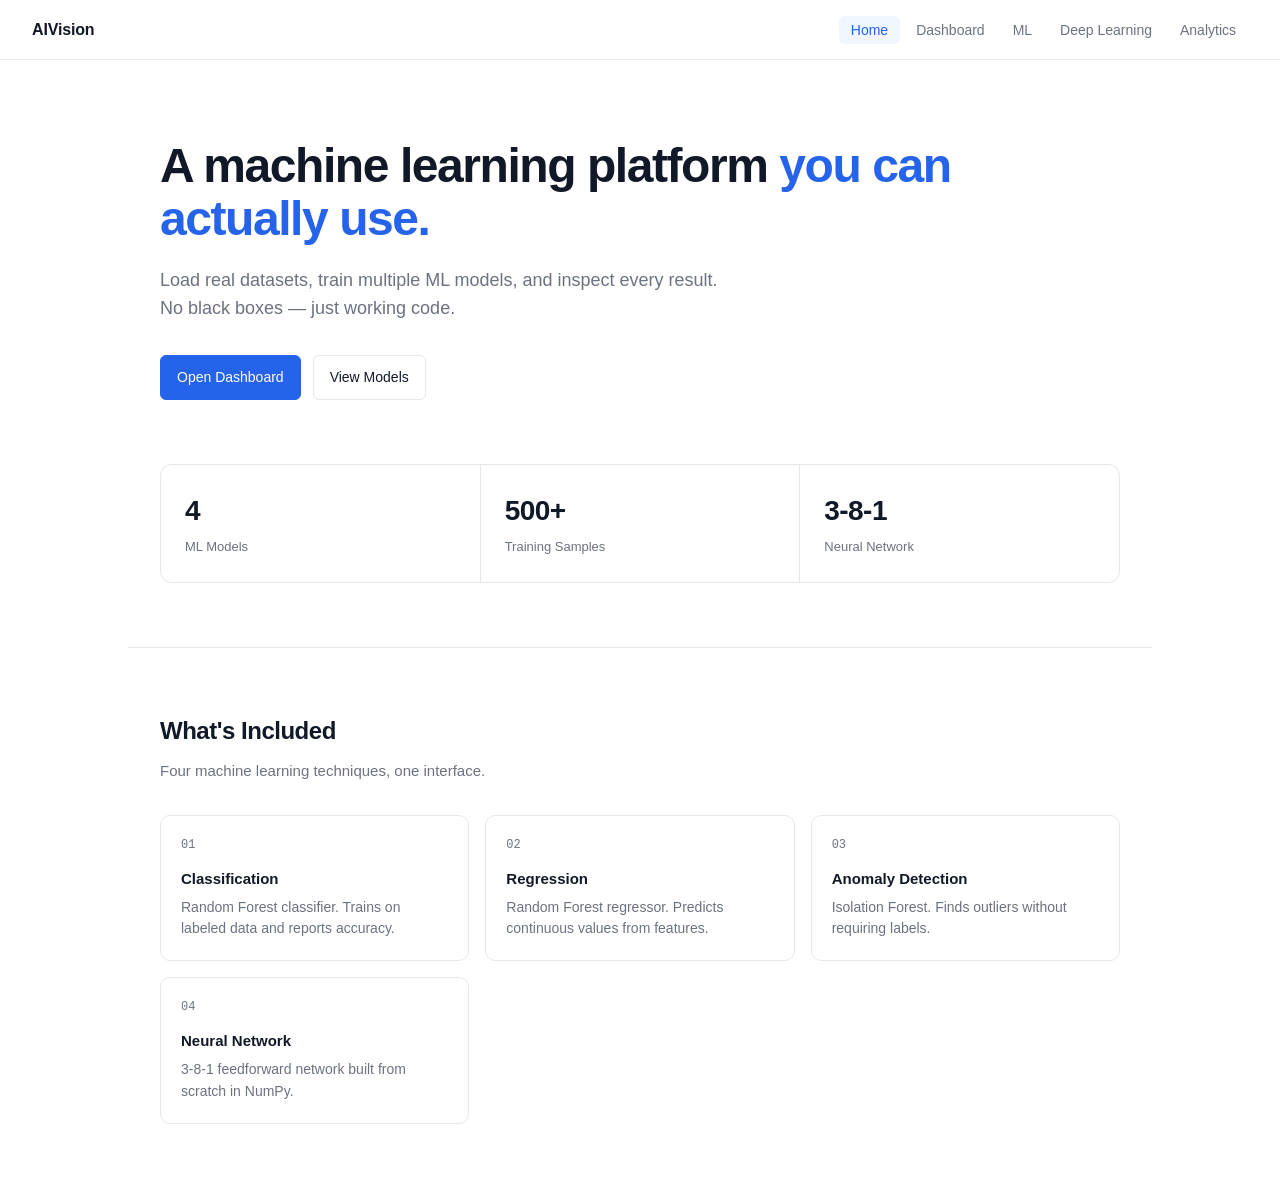
<file: src/frontend/index.html>
<!DOCTYPE html>
<html lang="en">
<head>
    <meta charset="UTF-8">
    <meta name="viewport" content="width=device-width, initial-scale=1.0">
    <title>AIVision</title>
    <link rel="stylesheet" href="css/style.css">
</head>
<body>
    <nav class="navbar">
        <div class="logo">AIVision</div>
        <ul class="nav-menu">
            <li><a href="/" class="active">Home</a></li>
            <li><a href="/dashboard">Dashboard</a></li>
            <li><a href="/ml">ML</a></li>
            <li><a href="/deep-learning">Deep Learning</a></li>
            <li><a href="/analytics">Analytics</a></li>
        </ul>
    </nav>

    <section class="hero">
        <h1>A machine learning platform <span>you can actually use.</span></h1>
        <p>Load real datasets, train multiple ML models, and inspect every result. No black boxes — just working code.</p>

        <div class="hero-actions">
            <a href="/dashboard" class="btn btn-primary">Open Dashboard</a>
            <a href="/ml" class="btn btn-secondary">View Models</a>
        </div>

        <div class="hero-stats">
            <div class="cell">
                <div class="value">4</div>
                <div class="label">ML Models</div>
            </div>
            <div class="cell">
                <div class="value">500+</div>
                <div class="label">Training Samples</div>
            </div>
            <div class="cell">
                <div class="value">3-8-1</div>
                <div class="label">Neural Network</div>
            </div>
        </div>
    </section>

    <section class="section">
        <h2>What's Included</h2>
        <p>Four machine learning techniques, one interface.</p>

        <div class="grid">
            <div class="card">
                <div class="num">01</div>
                <h3>Classification</h3>
                <p>Random Forest classifier. Trains on labeled data and reports accuracy.</p>
            </div>
            <div class="card">
                <div class="num">02</div>
                <h3>Regression</h3>
                <p>Random Forest regressor. Predicts continuous values from features.</p>
            </div>
            <div class="card">
                <div class="num">03</div>
                <h3>Anomaly Detection</h3>
                <p>Isolation Forest. Finds outliers without requiring labels.</p>
            </div>
            <div class="card">
                <div class="num">04</div>
                <h3>Neural Network</h3>
                <p>3-8-1 feedforward network built from scratch in NumPy.</p>
            </div>
        </div>
    </section>
</body>
</html>
</file>
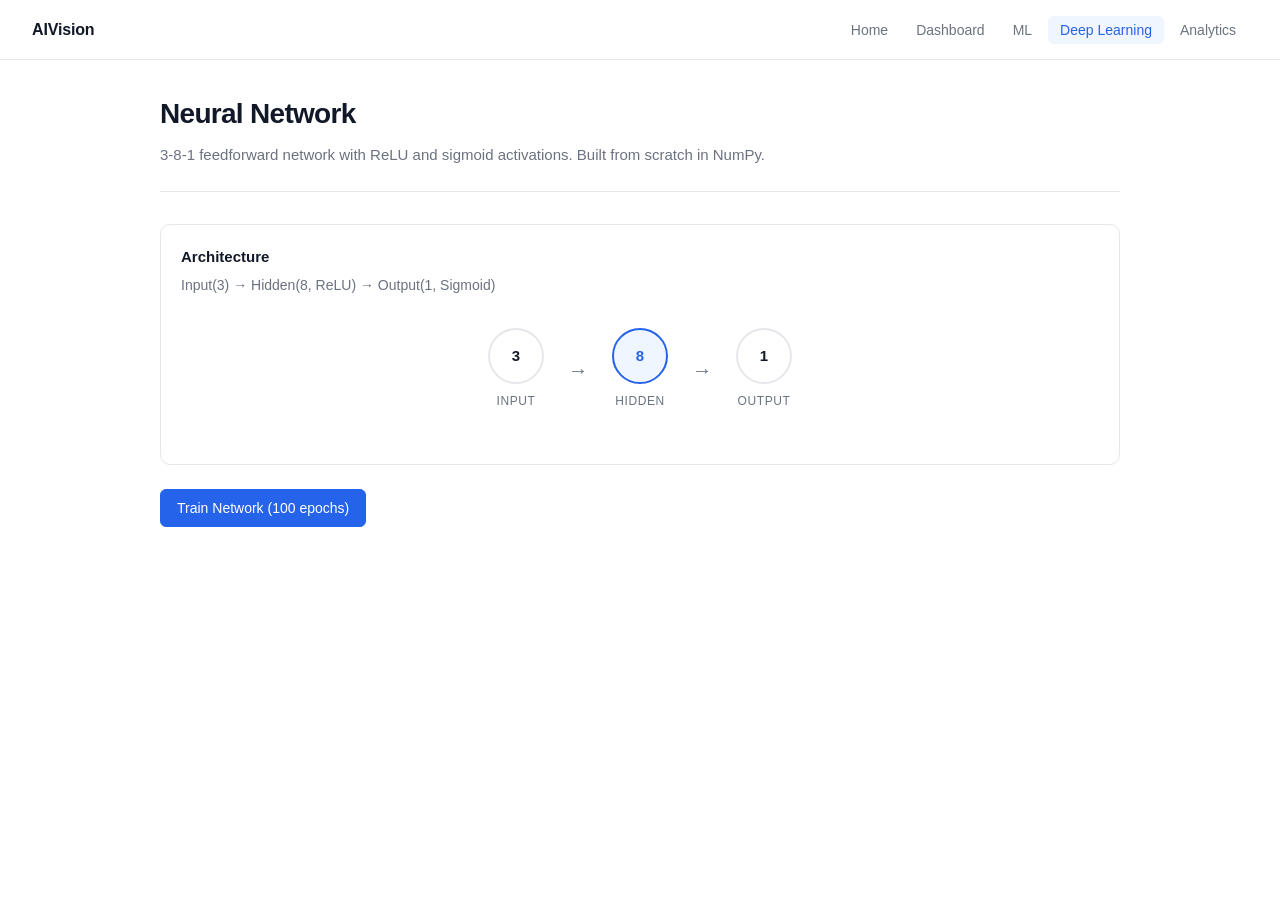
<file: src/frontend/deep_learning.html>
<!DOCTYPE html>
<html lang="en">
<head>
    <meta charset="UTF-8">
    <meta name="viewport" content="width=device-width, initial-scale=1.0">
    <title>Neural Network — AIVision</title>
    <link rel="stylesheet" href="css/style.css">
</head>
<body>
    <nav class="navbar">
        <div class="logo">AIVision</div>
        <ul class="nav-menu">
            <li><a href="/">Home</a></li>
            <li><a href="/dashboard">Dashboard</a></li>
            <li><a href="/ml">ML</a></li>
            <li><a href="/deep-learning" class="active">Deep Learning</a></li>
            <li><a href="/analytics">Analytics</a></li>
        </ul>
    </nav>

    <div class="container">
        <div class="page-header">
            <h1>Neural Network</h1>
            <p>3-8-1 feedforward network with ReLU and sigmoid activations. Built from scratch in NumPy.</p>
        </div>

        <div class="card" style="margin-bottom: 24px;">
            <h3>Architecture</h3>
            <p>Input(3) → Hidden(8, ReLU) → Output(1, Sigmoid)</p>

            <div class="nn-diagram">
                <div class="nn-layer">
                    <div class="nn-circle">3</div>
                    <div class="nn-label">Input</div>
                </div>
                <div class="nn-arrow">→</div>
                <div class="nn-layer">
                    <div class="nn-circle primary">8</div>
                    <div class="nn-label">Hidden</div>
                </div>
                <div class="nn-arrow">→</div>
                <div class="nn-layer">
                    <div class="nn-circle">1</div>
                    <div class="nn-label">Output</div>
                </div>
            </div>
        </div>

        <button class="btn btn-primary" onclick="train()">Train Network (100 epochs)</button>
        <div id="result"></div>
    </div>

    <script>
        async function train() {
            const el = document.getElementById('result');
            el.innerHTML = '<div class="output">Training...</div>';

            try {
                const r = await fetch('/api/deep-learning/train', { method: 'POST' });
                const res = await r.json();
                if (res.success) {
                    let out = '';
                    out += 'model: ' + res.model + '\n';
                    out += 'epochs: ' + res.epochs + '\n';
                    out += 'accuracy: ' + res.accuracy + '%\n';
                    out += 'initial_loss: ' + res.initial_loss + '\n';
                    out += 'final_loss: ' + res.final_loss + '\n';
                    out += 'loss_history: ' + res.loss_history.join(' → ') + '\n';
                    el.innerHTML = '<div class="output">' + out + '</div>';
                } else {
                    el.innerHTML = '<div class="output"><span class="err">' + res.error + '</span></div>';
                }
            } catch (e) {
                el.innerHTML = '<div class="output"><span class="err">' + e.message + '</span></div>';
            }
        }
    </script>
</body>
</html>
</file>
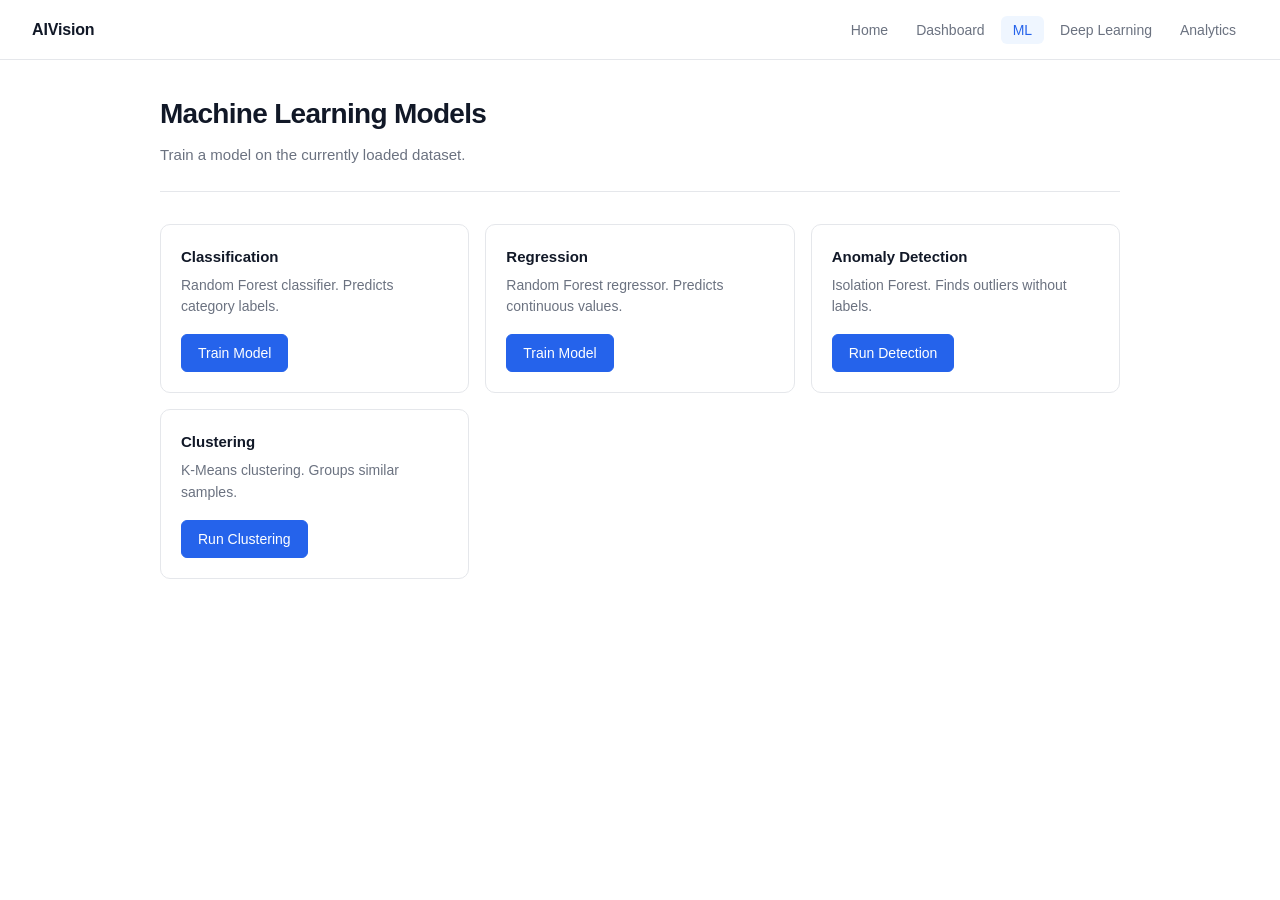
<file: src/frontend/ml.html>
<!DOCTYPE html>
<html lang="en">
<head>
    <meta charset="UTF-8">
    <meta name="viewport" content="width=device-width, initial-scale=1.0">
    <title>ML Models — AIVision</title>
    <link rel="stylesheet" href="css/style.css">
</head>
<body>
    <nav class="navbar">
        <div class="logo">AIVision</div>
        <ul class="nav-menu">
            <li><a href="/">Home</a></li>
            <li><a href="/dashboard">Dashboard</a></li>
            <li><a href="/ml" class="active">ML</a></li>
            <li><a href="/deep-learning">Deep Learning</a></li>
            <li><a href="/analytics">Analytics</a></li>
        </ul>
    </nav>

    <div class="container">
        <div class="page-header">
            <h1>Machine Learning Models</h1>
            <p>Train a model on the currently loaded dataset.</p>
        </div>

        <div class="grid">
            <div class="card">
                <h3>Classification</h3>
                <p>Random Forest classifier. Predicts category labels.</p>
                <div style="margin-top: 16px;">
                    <button class="btn btn-primary" onclick="run('classify')">Train Model</button>
                </div>
                <div id="classifyResult"></div>
            </div>

            <div class="card">
                <h3>Regression</h3>
                <p>Random Forest regressor. Predicts continuous values.</p>
                <div style="margin-top: 16px;">
                    <button class="btn btn-primary" onclick="run('regression')">Train Model</button>
                </div>
                <div id="regressionResult"></div>
            </div>

            <div class="card">
                <h3>Anomaly Detection</h3>
                <p>Isolation Forest. Finds outliers without labels.</p>
                <div style="margin-top: 16px;">
                    <button class="btn btn-primary" onclick="run('anomaly')">Run Detection</button>
                </div>
                <div id="anomalyResult"></div>
            </div>

            <div class="card">
                <h3>Clustering</h3>
                <p>K-Means clustering. Groups similar samples.</p>
                <div style="margin-top: 16px;">
                    <button class="btn btn-primary" onclick="run('clustering')">Run Clustering</button>
                </div>
                <div id="clusteringResult"></div>
            </div>
        </div>
    </div>

    <script>
        async function run(type) {
            const endpoints = {
                classify: '/api/ml/classify',
                regression: '/api/ml/regression',
                anomaly: '/api/ml/anomaly',
                clustering: '/api/ml/clustering'
            };
            const el = document.getElementById(type + 'Result');
            el.innerHTML = '<div class="output">Running...</div>';

            try {
                const r = await fetch(endpoints[type], {
                    method: 'POST',
                    headers: { 'Content-Type': 'application/json' },
                    body: '{}'
                });
                const res = await r.json();
                if (res.success) {
                    let out = '';
                    for (const [k, v] of Object.entries(res)) {
                        if (k === 'success') continue;
                        out += k + ': ' + JSON.stringify(v) + '\n';
                    }
                    el.innerHTML = '<div class="output">' + out + '</div>';
                } else {
                    el.innerHTML = '<div class="output"><span class="err">' + res.error + '</span></div>';
                }
            } catch (e) {
                el.innerHTML = '<div class="output"><span class="err">' + e.message + '</span></div>';
            }
        }
    </script>
</body>
</html>
</file>
<file: src/frontend/css/style.css>
/* ============================================================
   AIVision Stylesheet
   ============================================================ */

* { margin: 0; padding: 0; box-sizing: border-box; }

:root {
    --bg: #ffffff;
    --surface: #f8f9fa;
    --border: #e5e7eb;
    --text: #111827;
    --text-muted: #6b7280;
    --accent: #2563eb;
    --accent-hover: #1d4ed8;
    --green: #059669;
    --red: #dc2626;
}

body {
    font-family: -apple-system, BlinkMacSystemFont, 'Segoe UI', Roboto, sans-serif;
    background: var(--bg);
    color: var(--text);
    line-height: 1.6;
    font-size: 15px;
}

a { color: inherit; text-decoration: none; }

/* Navbar */
.navbar {
    background: var(--bg);
    border-bottom: 1px solid var(--border);
    padding: 0 32px;
    height: 60px;
    display: flex;
    align-items: center;
    justify-content: space-between;
    position: sticky;
    top: 0;
    z-index: 100;
}

.logo {
    font-size: 1rem;
    font-weight: 700;
    color: var(--text);
    letter-spacing: -0.01em;
}

.nav-menu {
    display: flex;
    list-style: none;
    gap: 4px;
}

.nav-menu a {
    color: var(--text-muted);
    padding: 6px 12px;
    border-radius: 6px;
    font-size: 0.875rem;
    font-weight: 500;
    transition: all 0.15s;
}

.nav-menu a:hover {
    color: var(--text);
    background: var(--surface);
}

.nav-menu a.active {
    color: var(--accent);
    background: #eff6ff;
}

/* Container */
.container {
    max-width: 1024px;
    margin: 0 auto;
    padding: 32px;
}

/* Hero */
.hero {
    max-width: 1024px;
    margin: 0 auto;
    padding: 80px 32px 64px;
}

.hero h1 {
    font-size: 3rem;
    font-weight: 700;
    line-height: 1.1;
    letter-spacing: -0.03em;
    margin-bottom: 20px;
    color: var(--text);
}

.hero h1 span {
    color: var(--accent);
}

.hero p {
    font-size: 1.125rem;
    color: var(--text-muted);
    max-width: 560px;
    margin-bottom: 32px;
    line-height: 1.6;
}

.hero-actions {
    display: flex;
    gap: 12px;
    flex-wrap: wrap;
    margin-bottom: 64px;
}

.hero-stats {
    display: grid;
    grid-template-columns: repeat(3, 1fr);
    gap: 1px;
    background: var(--border);
    border: 1px solid var(--border);
    border-radius: 12px;
    overflow: hidden;
}

.hero-stats .cell {
    background: var(--bg);
    padding: 24px;
}

.hero-stats .value {
    font-size: 1.75rem;
    font-weight: 700;
    letter-spacing: -0.02em;
    color: var(--text);
    margin-bottom: 4px;
}

.hero-stats .label {
    font-size: 0.8125rem;
    color: var(--text-muted);
}

/* Sections */
.section {
    max-width: 1024px;
    margin: 0 auto;
    padding: 64px 32px;
    border-top: 1px solid var(--border);
}

.section h2 {
    font-size: 1.5rem;
    font-weight: 700;
    letter-spacing: -0.02em;
    margin-bottom: 8px;
}

.section > p {
    color: var(--text-muted);
    margin-bottom: 32px;
}

/* Feature grid */
.grid {
    display: grid;
    grid-template-columns: repeat(auto-fit, minmax(240px, 1fr));
    gap: 16px;
}

.card {
    background: var(--bg);
    border: 1px solid var(--border);
    border-radius: 10px;
    padding: 20px;
    transition: all 0.15s;
}

.card:hover {
    border-color: #d1d5db;
}

.card .num {
    font-family: 'SF Mono', Consolas, monospace;
    font-size: 0.75rem;
    color: var(--text-muted);
    margin-bottom: 12px;
}

.card h3 {
    font-size: 0.9375rem;
    font-weight: 600;
    margin-bottom: 6px;
}

.card p {
    font-size: 0.875rem;
    color: var(--text-muted);
    line-height: 1.55;
}

/* Buttons */
.btn {
    display: inline-flex;
    align-items: center;
    gap: 6px;
    padding: 10px 16px;
    border-radius: 6px;
    font-size: 0.875rem;
    font-weight: 500;
    border: 1px solid transparent;
    cursor: pointer;
    transition: all 0.15s;
    font-family: inherit;
}

.btn-primary {
    background: var(--accent);
    color: white;
    border-color: var(--accent);
}

.btn-primary:hover {
    background: var(--accent-hover);
}

.btn-secondary {
    background: var(--bg);
    color: var(--text);
    border-color: var(--border);
}

.btn-secondary:hover {
    background: var(--surface);
}

/* Page header */
.page-header {
    padding-bottom: 24px;
    border-bottom: 1px solid var(--border);
    margin-bottom: 32px;
}

.page-header h1 {
    font-size: 1.75rem;
    font-weight: 700;
    letter-spacing: -0.025em;
    margin-bottom: 6px;
}

.page-header p {
    color: var(--text-muted);
}

/* Tabs */
.tabs {
    display: flex;
    gap: 4px;
    border-bottom: 1px solid var(--border);
    margin-bottom: 24px;
    overflow-x: auto;
}

.tab {
    padding: 10px 16px;
    background: none;
    border: none;
    border-bottom: 2px solid transparent;
    margin-bottom: -1px;
    color: var(--text-muted);
    font-size: 0.875rem;
    font-weight: 500;
    cursor: pointer;
    font-family: inherit;
    transition: all 0.15s;
    white-space: nowrap;
}

.tab:hover { color: var(--text); }

.tab.active {
    color: var(--accent);
    border-bottom-color: var(--accent);
}

/* Input */
input[type="text"], input[type="file"] {
    width: 100%;
    padding: 10px 12px;
    border: 1px solid var(--border);
    border-radius: 6px;
    background: var(--bg);
    color: var(--text);
    font-size: 0.875rem;
    font-family: inherit;
}

input[type="text"]:focus {
    outline: none;
    border-color: var(--accent);
    box-shadow: 0 0 0 3px rgba(37, 99, 235, 0.1);
}

/* Stats grid */
.stats-grid {
    display: grid;
    grid-template-columns: repeat(auto-fit, minmax(160px, 1fr));
    gap: 1px;
    background: var(--border);
    border: 1px solid var(--border);
    border-radius: 10px;
    overflow: hidden;
    margin-top: 32px;
}

.stats-grid .cell {
    background: var(--bg);
    padding: 20px 24px;
}

.stats-grid .value {
    font-size: 1.5rem;
    font-weight: 700;
    letter-spacing: -0.02em;
    color: var(--text);
}

.stats-grid .label {
    font-size: 0.75rem;
    color: var(--text-muted);
    text-transform: uppercase;
    letter-spacing: 0.05em;
    margin-top: 4px;
}

/* Status */
.status {
    padding: 12px 16px;
    border-radius: 6px;
    font-size: 0.875rem;
    margin-top: 16px;
    display: none;
}

.status.show { display: block; }
.status.success { background: #ecfdf5; color: var(--green); }
.status.error { background: #fef2f2; color: var(--red); }
.status.info { background: #eff6ff; color: var(--accent); }

/* Output box */
.output {
    background: #1f2937;
    color: #e5e7eb;
    border-radius: 8px;
    padding: 16px;
    font-family: 'SF Mono', Consolas, monospace;
    font-size: 0.8125rem;
    line-height: 1.6;
    white-space: pre-wrap;
    word-break: break-word;
    margin-top: 16px;
}

.output .err { color: #f87171; }

/* Sample cards */
.sample-card {
    background: var(--bg);
    border: 1px solid var(--border);
    border-radius: 8px;
    padding: 16px;
    cursor: pointer;
    transition: all 0.15s;
}

.sample-card:hover {
    border-color: var(--accent);
}

.sample-card strong {
    display: block;
    font-size: 0.875rem;
    font-weight: 600;
    margin-bottom: 4px;
}

.sample-card p {
    font-size: 0.8125rem;
    color: var(--text-muted);
    margin-bottom: 8px;
}

.sample-card .meta {
    font-family: 'SF Mono', Consolas, monospace;
    font-size: 0.6875rem;
    color: var(--text-muted);
}

/* NN diagram */
.nn-diagram {
    display: flex;
    align-items: center;
    justify-content: center;
    gap: 24px;
    padding: 32px 0;
}

.nn-layer { text-align: center; }

.nn-circle {
    width: 56px;
    height: 56px;
    border: 2px solid var(--border);
    border-radius: 50%;
    display: flex;
    align-items: center;
    justify-content: center;
    font-weight: 600;
    margin: 0 auto;
    background: var(--bg);
}

.nn-circle.primary {
    border-color: var(--accent);
    background: #eff6ff;
    color: var(--accent);
}

.nn-label {
    font-size: 0.75rem;
    color: var(--text-muted);
    margin-top: 8px;
    text-transform: uppercase;
    letter-spacing: 0.05em;
}

.nn-arrow { color: var(--text-muted); font-size: 1.25rem; }

/* Mobile */
@media (max-width: 768px) {
    .navbar { padding: 0 16px; height: auto; flex-direction: column; padding: 12px; gap: 8px; }
    .nav-menu { overflow-x: auto; }
    .hero { padding: 48px 20px; }
    .hero h1 { font-size: 2rem; }
    .container { padding: 20px; }
    .section { padding: 40px 20px; }
    .hero-stats { grid-template-columns: 1fr; }
    .hero-actions { flex-direction: column; }
    .btn { width: 100%; justify-content: center; }
}
</file>
